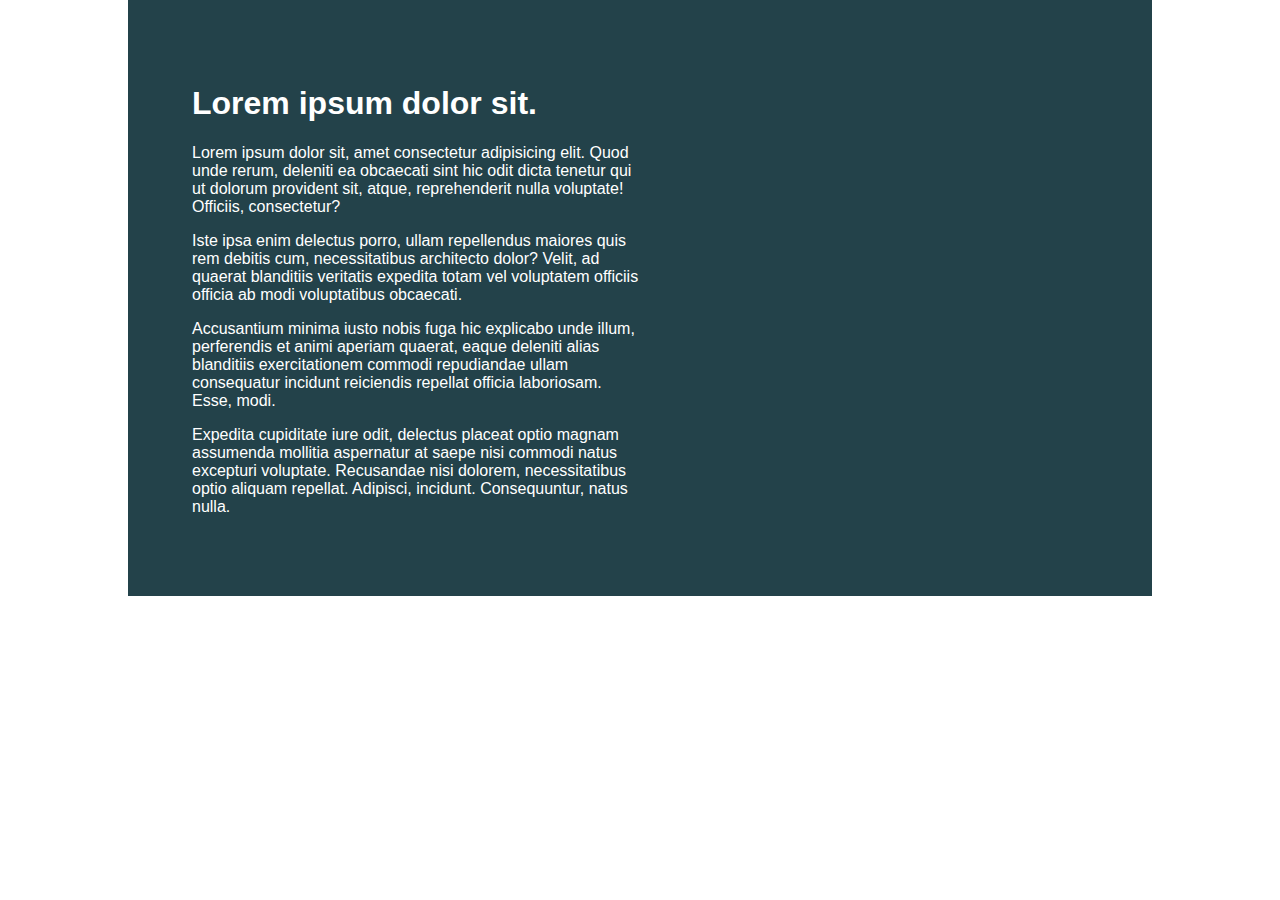
<file: challenge01/index.html>
<!DOCTYPE html>
<html lang="en">

<head>
    <meta charset="UTF-8">
    <meta name="viewport" content="width=device-width, initial-scale=1.0">
    <title>Day 01</title>

    <link rel="stylesheet" href="style.css">
</head>

<body>
    <div class="container">
        <div class="intro-content">
            <h1>Lorem ipsum dolor sit.</h1>
            <p>Lorem ipsum dolor sit, amet consectetur adipisicing elit. Quod unde rerum, deleniti ea obcaecati sint hic
                odit dicta tenetur qui ut dolorum provident sit, atque, reprehenderit nulla voluptate! Officiis,
                consectetur?</p>
            <p>Iste ipsa enim delectus porro, ullam repellendus maiores quis rem debitis cum, necessitatibus architecto
                dolor? Velit, ad quaerat blanditiis veritatis expedita totam vel voluptatem officiis officia ab modi
                voluptatibus obcaecati.</p>
            <p>Accusantium minima iusto nobis fuga hic explicabo unde illum, perferendis et animi aperiam quaerat, eaque
                deleniti alias blanditiis exercitationem commodi repudiandae ullam consequatur incidunt reiciendis
                repellat officia laboriosam. Esse, modi.</p>
            <p>Expedita cupiditate iure odit, delectus placeat optio magnam assumenda mollitia aspernatur at saepe nisi
                commodi natus excepturi voluptate. Recusandae nisi dolorem, necessitatibus optio aliquam repellat.
                Adipisci, incidunt. Consequuntur, natus nulla.</p>
        </div>
    </div>
</body>

</html>
</file>
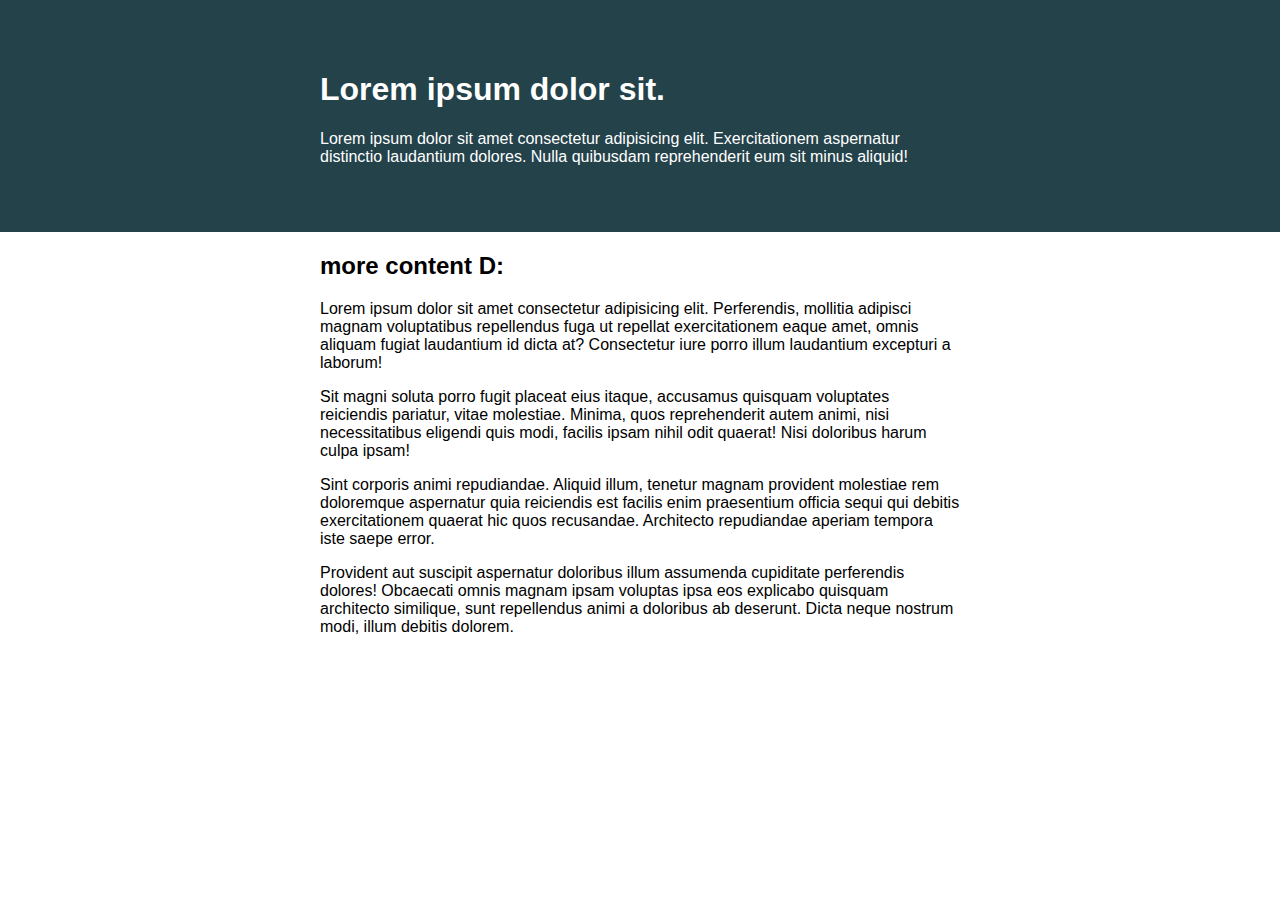
<file: challenge02/index.html>
<!DOCTYPE html>
<html lang="en">
<head> 
    <meta charset="UTF-8">
    <meta name="viewport" content="width=device-width, initial-scale=1.0">
    <title>Day 01</title>
 
    <link rel="stylesheet" href="style.css">
</head>
<body>

    <div class="container">
        <div class="intro-content">
            <h1>Lorem ipsum dolor sit.</h1>
            <p>Lorem ipsum dolor sit amet consectetur adipisicing elit. Exercitationem aspernatur distinctio laudantium dolores. Nulla quibusdam reprehenderit eum sit minus aliquid!</p>
        </div>
        
    </div>
    <div class="more-content">
        <h2>more content D:</h2>
        <p>Lorem ipsum dolor sit amet consectetur adipisicing elit. Perferendis, mollitia adipisci magnam voluptatibus repellendus fuga ut repellat exercitationem eaque amet, omnis aliquam fugiat laudantium id dicta at? Consectetur iure porro illum laudantium excepturi a laborum!</p>
        <p>Sit magni soluta porro fugit placeat eius itaque, accusamus quisquam voluptates reiciendis pariatur, vitae molestiae. Minima, quos reprehenderit autem animi, nisi necessitatibus eligendi quis modi, facilis ipsam nihil odit quaerat! Nisi doloribus harum culpa ipsam!</p>
        <p>Sint corporis animi repudiandae. Aliquid illum, tenetur magnam provident molestiae rem doloremque aspernatur quia reiciendis est facilis enim praesentium officia sequi qui debitis exercitationem quaerat hic quos recusandae. Architecto repudiandae aperiam tempora iste saepe error.</p>
        <p>Provident aut suscipit aspernatur doloribus illum assumenda cupiditate perferendis dolores! Obcaecati omnis magnam ipsam voluptas ipsa eos explicabo quisquam architecto similique, sunt repellendus animi a doloribus ab deserunt. Dicta neque nostrum modi, illum debitis dolorem.</p>
    
    </div>

</body>
</html>
</file>
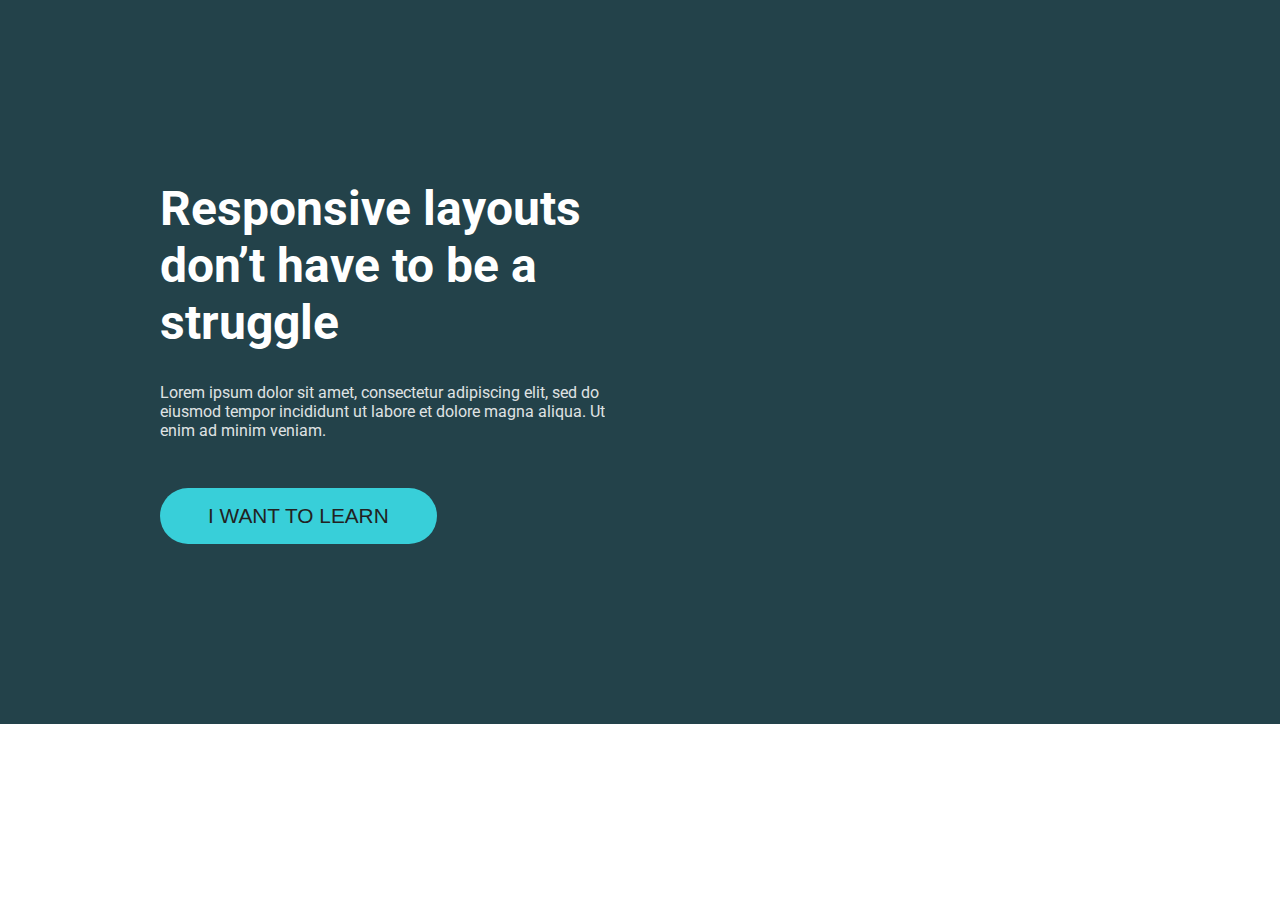
<file: challenge03/index.html>
<!DOCTYPE html>
<html lang="en">
<head> 
    <meta charset="UTF-8">
    <meta name="viewport" content="width=device-width, initial-scale=1.0">
    <title>Challenge 03</title>
    <link rel="stylesheet" href="style.css">
</head>
<body>

    <div class="container">
        <div class="intro-content">
            <h1>Responsive layouts don’t have to be a struggle</h1>
            <p>Lorem ipsum dolor sit amet, consectetur adipiscing elit, sed do eiusmod tempor incididunt ut labore et dolore magna aliqua. Ut enim ad minim veniam.</p>
            <button>I WANT TO LEARN</button>
        </div>
        
    </div>
   

</body>
</html>
</file>
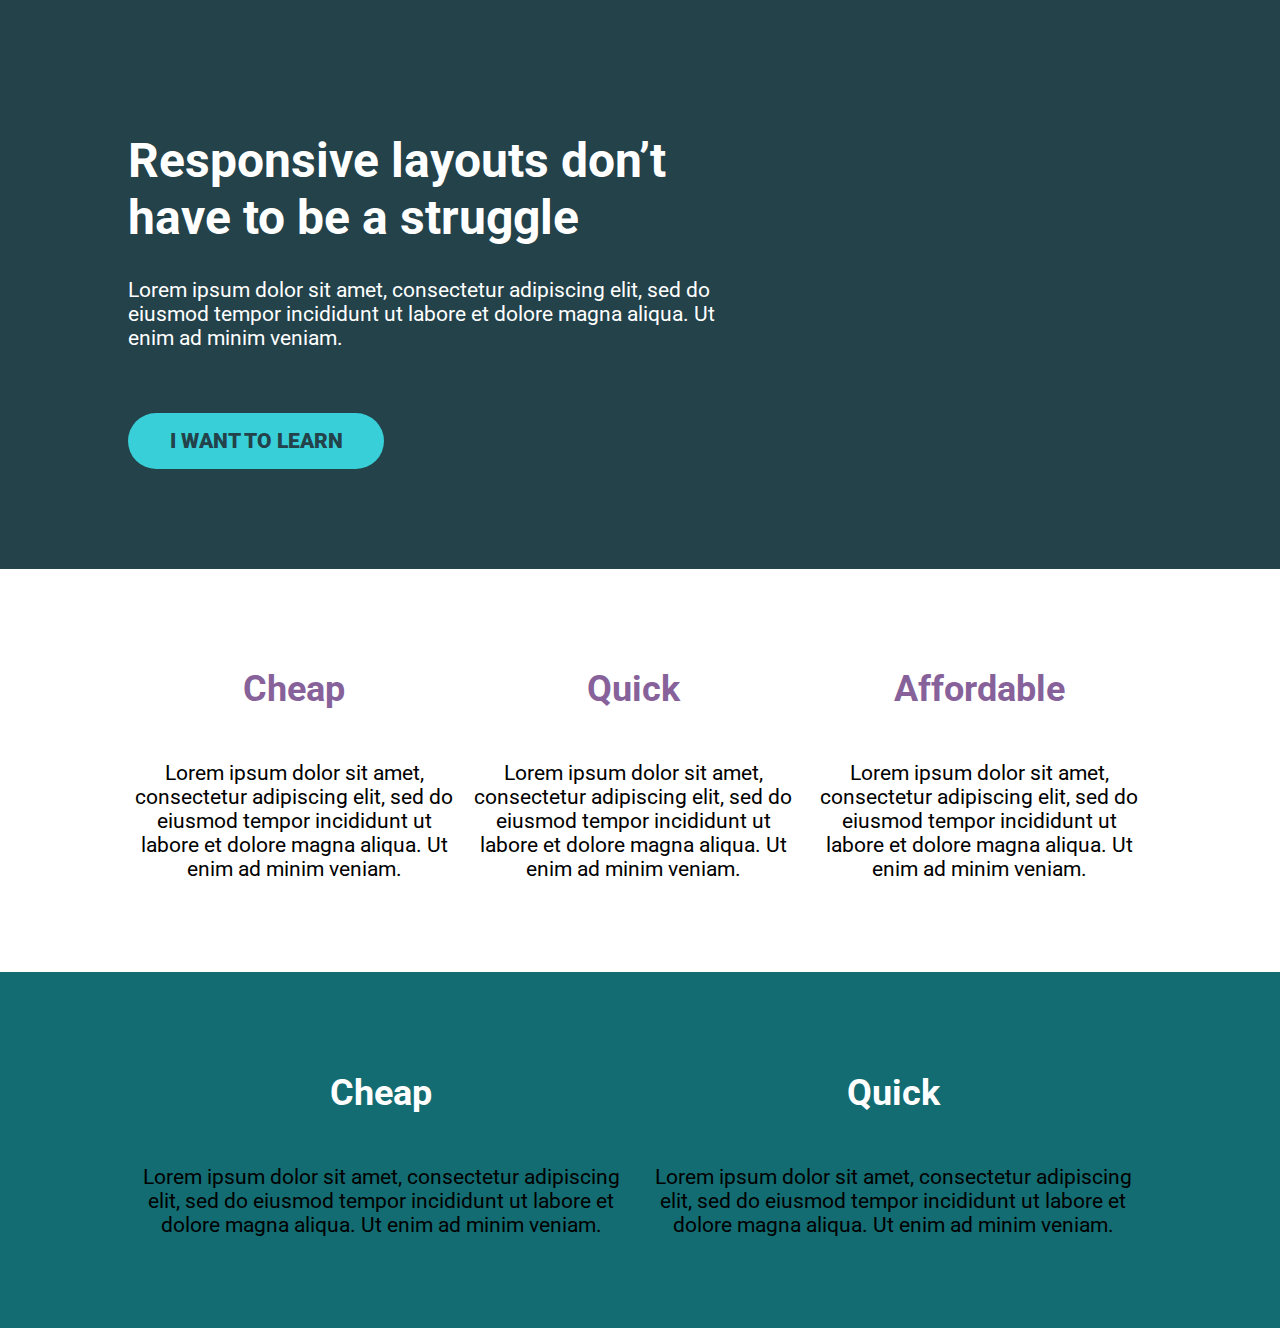
<file: challenge04/index.html>
<!DOCTYPE html>
<html lang="en">
  <head>
    <meta charset="UTF-8" />
    <meta name="viewport" content="width=device-width, initial-scale=1.0" />
    <title>Challenge time!</title>
    <link
      href="https://fonts.googleapis.com/css2?family=Roboto:wght@400;900&display=swap"
      rel="stylesheet"
    />
    <link rel="stylesheet" href="style.css" />
  </head>
  <body>
    <div class="hero">
      <div class="container">
        <div class="hero__text">
          <h1>Responsive layouts don’t have to be a struggle</h1>
          <p>
            Lorem ipsum dolor sit amet, consectetur adipiscing elit, sed do
            eiusmod tempor incididunt ut labore et dolore magna aliqua. Ut enim
            ad minim veniam.
          </p>
          <a href="#" class="btn">I want to learn</a>
        </div>
      </div>
    </div>
    <div class="container second-part">
      <div class="row ">
        <div class="col">
          <h2>Cheap</h2>
          <p>
            Lorem ipsum dolor sit amet, consectetur adipiscing elit, sed do
            eiusmod tempor incididunt ut labore et dolore magna aliqua. Ut enim
            ad minim veniam.
          </p>
        </div>
        <div class="col">
          <h2>Quick</h2>
          <p>
            Lorem ipsum dolor sit amet, consectetur adipiscing elit, sed do
            eiusmod tempor incididunt ut labore et dolore magna aliqua. Ut enim
            ad minim veniam.
          </p>
        </div>
        <div class="col">
          <h2>Affordable</h2>
          <p>
            Lorem ipsum dolor sit amet, consectetur adipiscing elit, sed do
            eiusmod tempor incididunt ut labore et dolore magna aliqua. Ut enim
            ad minim veniam.
          </p>
        </div>
      </div>
    </div>
<div class="third-part ">
    <div class="container row">
      <div class="col">
        <h2>Cheap</h2>
        <p>
          Lorem ipsum dolor sit amet, consectetur adipiscing elit, sed do
          eiusmod tempor incididunt ut labore et dolore magna aliqua. Ut enim ad
          minim veniam.
        </p>
      </div>
      <div class="col">
        <h2>Quick</h2>
        <p>
          Lorem ipsum dolor sit amet, consectetur adipiscing elit, sed do
          eiusmod tempor incididunt ut labore et dolore magna aliqua. Ut enim ad
          minim veniam.
        </p>
      </div>
    </div>
</div>
  </body>
</html>
</file>
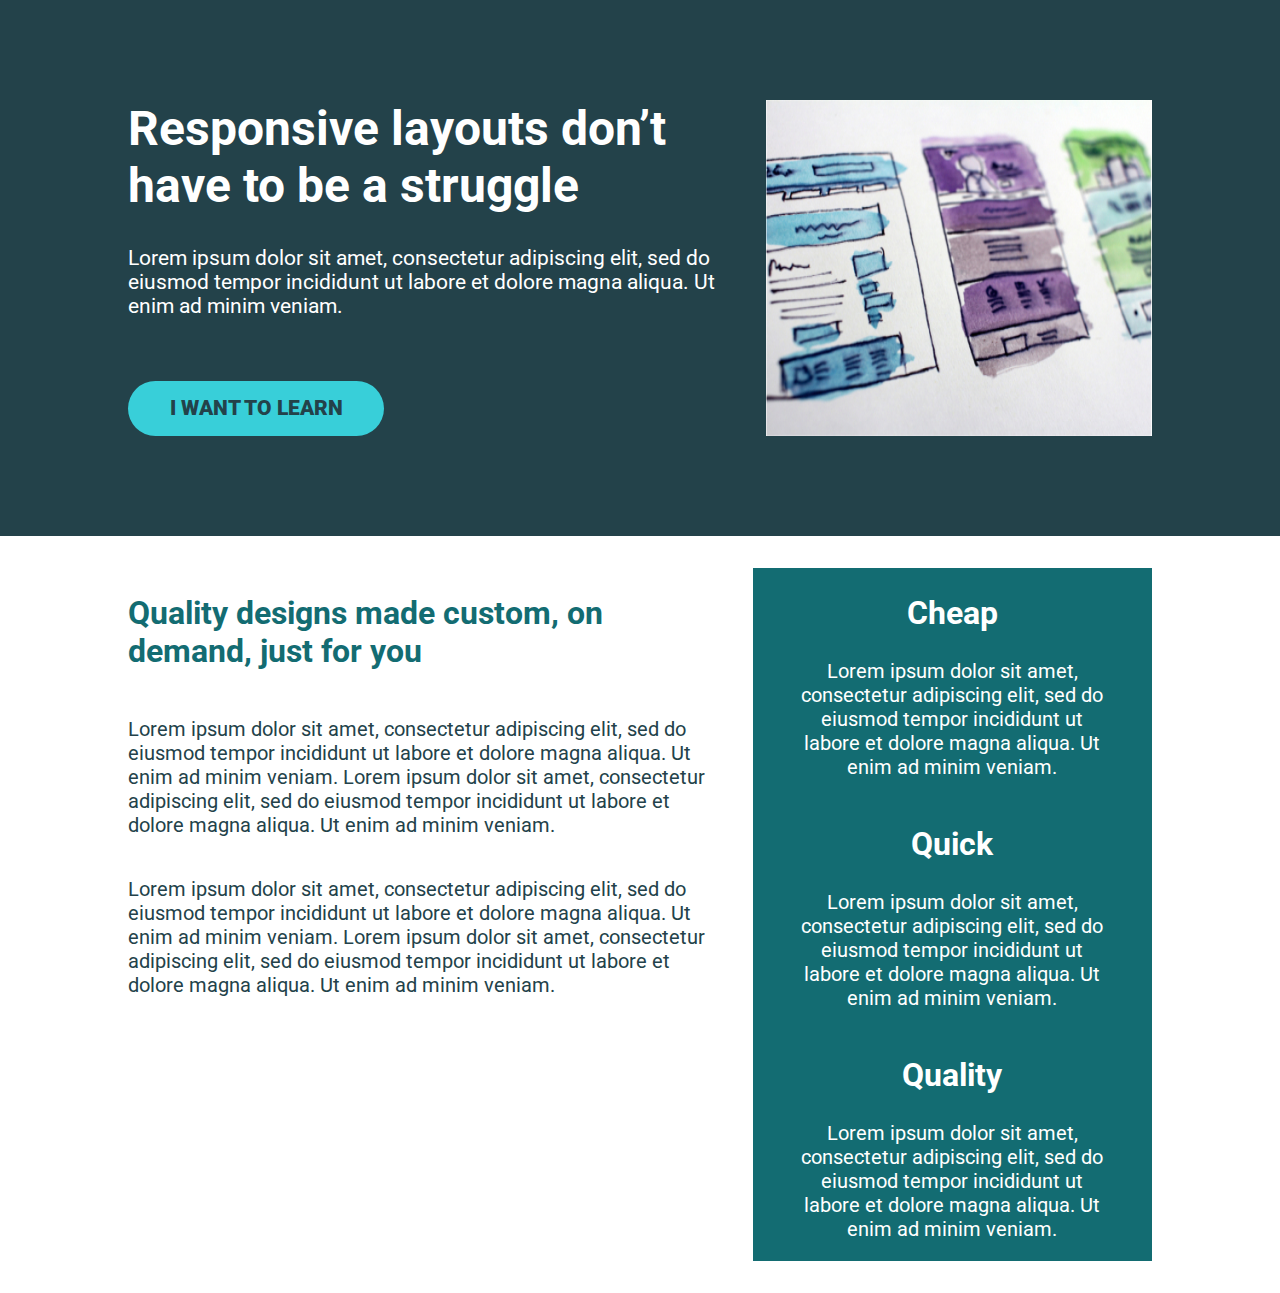
<file: challenge05/index.html>
<!DOCTYPE html>
<html lang="en">
  <head>
    <meta charset="UTF-8" />
    <meta name="viewport" content="width=device-width, initial-scale=1.0" />
    <title>Conquering Rsponsive Layouts</title>
    <link
      href="https://fonts.googleapis.com/css2?family=Roboto:wght@400;900&display=swap"
      rel="stylesheet"
    />
    <link rel="stylesheet" href="style.css" />
  </head>
  <body>
    <div class="hero">
      <div class="container row">
        <div class="hero__text">
          <h1>Responsive layouts don’t have to be a struggle</h1>
          <p>
            Lorem ipsum dolor sit amet, consectetur adipiscing elit, sed do
            eiusmod tempor incididunt ut labore et dolore magna aliqua. Ut enim
            ad minim veniam.
          </p>
          <a href="#" class="btn">I want to learn</a>
        </div>
        <img src="./img/hero-img.jpg" />
      </div>
    </div>
    <div class="container row second-part">
      <div class="col">
        <h2>Quality designs made custom, on demand, just for you</h2>
        <p>
          Lorem ipsum dolor sit amet, consectetur adipiscing elit, sed do
          eiusmod tempor incididunt ut labore et dolore magna aliqua. Ut enim ad
          minim veniam. Lorem ipsum dolor sit amet, consectetur adipiscing elit,
          sed do eiusmod tempor incididunt ut labore et dolore magna aliqua. Ut
          enim ad minim veniam. 
        </p>
        <p>Lorem ipsum dolor sit amet, consectetur
            adipiscing elit, sed do eiusmod tempor incididunt ut labore et dolore
            magna aliqua. Ut enim ad minim veniam. Lorem ipsum dolor sit amet,
            consectetur adipiscing elit, sed do eiusmod tempor incididunt ut
            labore et dolore magna aliqua. Ut enim ad minim veniam.</p>
      </div>
      <div class="col">
        <div>
          <h2>Cheap</h2>
          <p>
            Lorem ipsum dolor sit amet, consectetur adipiscing elit, sed do
            eiusmod tempor incididunt ut labore et dolore magna aliqua. Ut enim
            ad minim veniam.
          </p>
        </div>
        <div>
          <h2>Quick</h2>
          <p>
            Lorem ipsum dolor sit amet, consectetur adipiscing elit, sed do
            eiusmod tempor incididunt ut labore et dolore magna aliqua. Ut enim
            ad minim veniam.
          </p>
        </div>
        <div>
          <h2>Quality</h2>
          <p>
            Lorem ipsum dolor sit amet, consectetur adipiscing elit, sed do
            eiusmod tempor incididunt ut labore et dolore magna aliqua. Ut enim
            ad minim veniam.
          </p>
        </div>
      </div>
    </div>
  </body>
</html>
</file>
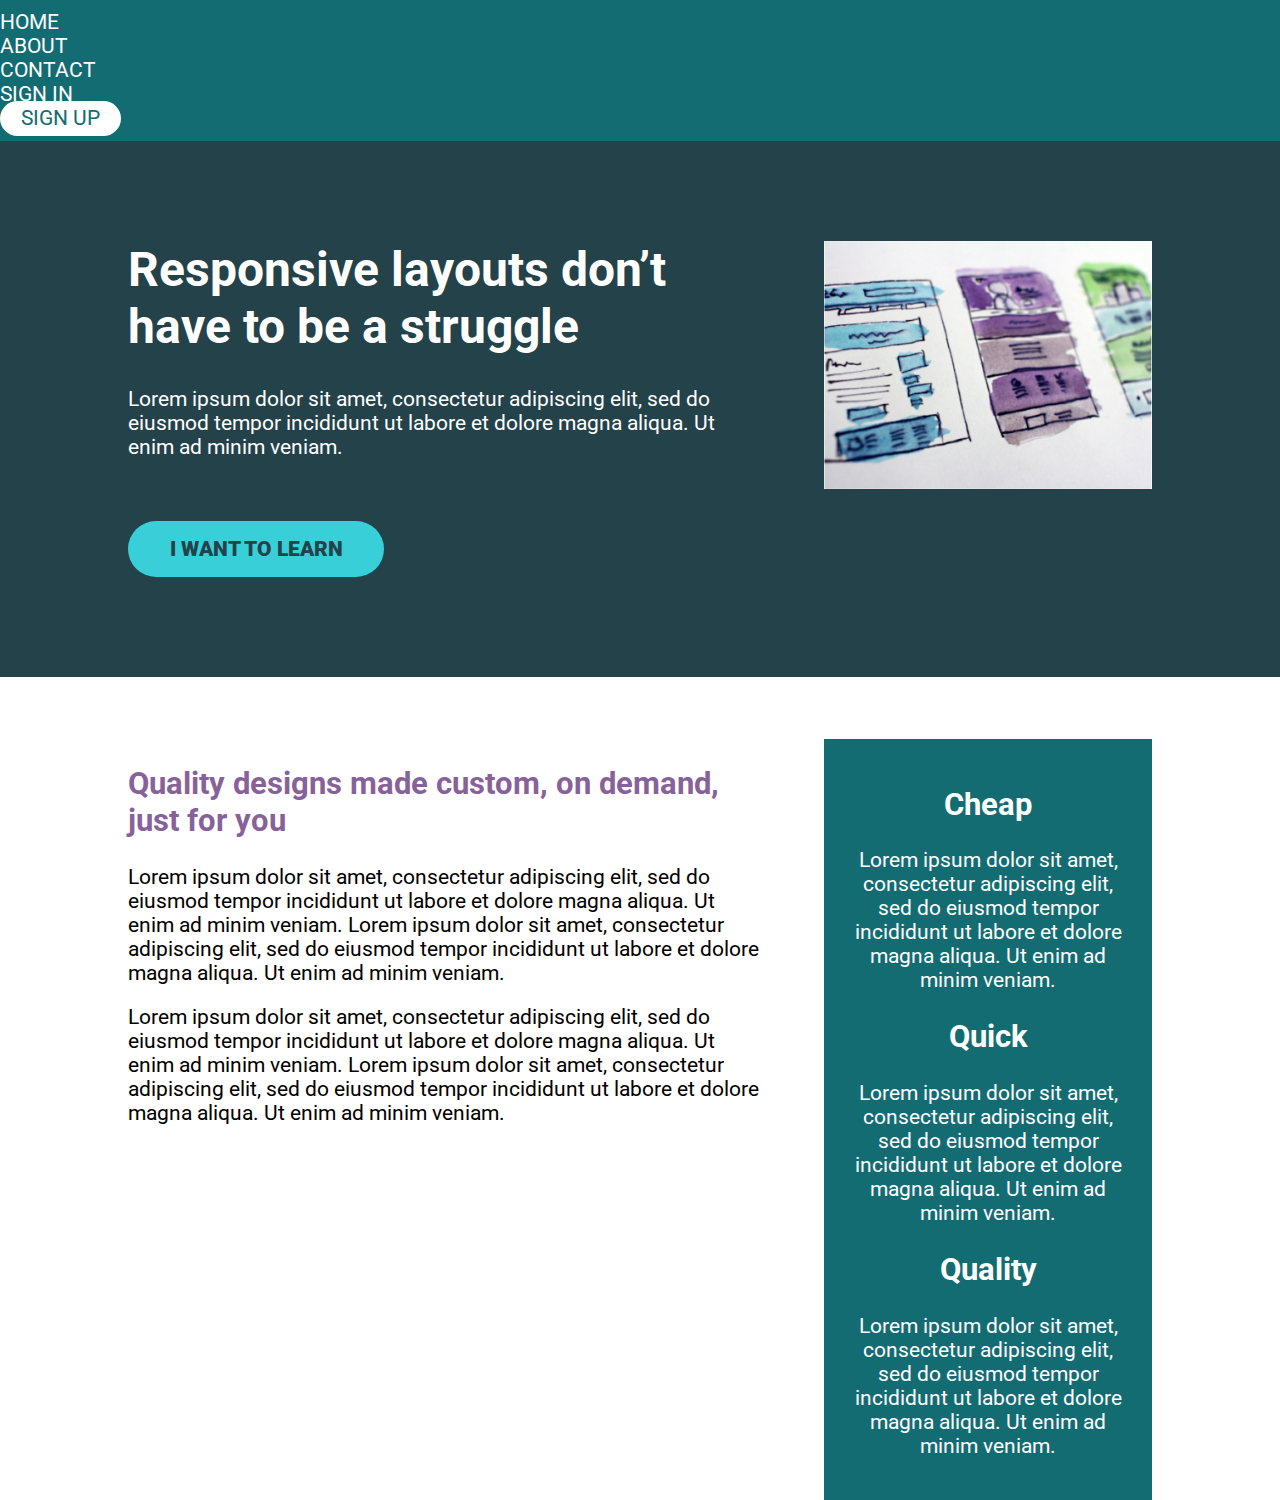
<file: challenge06/index.html>
<!DOCTYPE html>
<html lang="en">
<head>
    <meta charset="UTF-8">
    <meta name="viewport" content="width=device-width, initial-scale=1.0">
    <title>Conquering Responsive Layouts</title>
    <link href="https://fonts.googleapis.com/css2?family=Roboto:wght@400;900&display=swap" rel="stylesheet"> 
    <link rel="stylesheet" href="style.css">
</head>
<body>
    <header>
        <nav class="nav">
            <ul class="nav__list">
                <li class="nav__item"><a href="#" class="nav__link">Home</a></li>
                <li class="nav__item"><a href="#" class="nav__link">About</a></li>
                <li class="nav__item"><a href="#" class="nav__link">Contact</a></li>
                <li class="nav__item"><a href="#" class="nav__link">Sign In</a></li>
                <li class="nav__item"><a href="#" class="nav__link nav__link--button">Sign up</a></li>
            </ul>
        </nav>
    </header>

    <section class="hero">
        <div class="container row">
            <div class="hero__text">
                <h1>Responsive layouts don’t have to be a struggle</h1>
                <p>Lorem ipsum dolor sit amet, consectetur adipiscing elit, sed do eiusmod tempor incididunt ut labore et dolore magna aliqua. Ut enim ad minim veniam.</p>
                <a href="#" class="btn">I want to learn</a>
            </div>
            <img src="img/hero-img.jpg" alt="UX design sketches" class="hero__img">
        </div>
    </section> 

    <main class="main container row">
            <section class="primary-content">
                <h2 class="section-title">Quality designs made custom, on demand, just for you</h2>
                <p>Lorem ipsum dolor sit amet, consectetur adipiscing elit, sed do eiusmod tempor incididunt ut labore et dolore magna aliqua. Ut enim ad minim veniam. Lorem ipsum dolor sit amet, consectetur adipiscing elit, sed do eiusmod tempor incididunt ut labore et dolore magna aliqua. Ut enim ad minim veniam.</p>
                <p>Lorem ipsum dolor sit amet, consectetur adipiscing elit, sed do eiusmod tempor incididunt ut labore et dolore magna aliqua. Ut enim ad minim veniam. Lorem ipsum dolor sit amet, consectetur adipiscing elit, sed do eiusmod tempor incididunt ut labore et dolore magna aliqua. Ut enim ad minim veniam.</p>
            </section>
            <aside class="sidebar">
                <h2 class="sidebar-title">Cheap</h2>
                <p>Lorem ipsum dolor sit amet, consectetur adipiscing elit, sed do eiusmod tempor incididunt ut labore et dolore magna aliqua. Ut enim ad minim veniam.</p>

                <h2 class="sidebar-title">Quick</h2>
                <p>Lorem ipsum dolor sit amet, consectetur adipiscing elit, sed do eiusmod tempor incididunt ut labore et dolore magna aliqua. Ut enim ad minim veniam.</p>

                <h2 class="sidebar-title">Quality</h2>
                <p>Lorem ipsum dolor sit amet, consectetur adipiscing elit, sed do eiusmod tempor incididunt ut labore et dolore magna aliqua. Ut enim ad minim veniam.</p>
            </aside>
    </main>

    

</body>
</html>
</file>
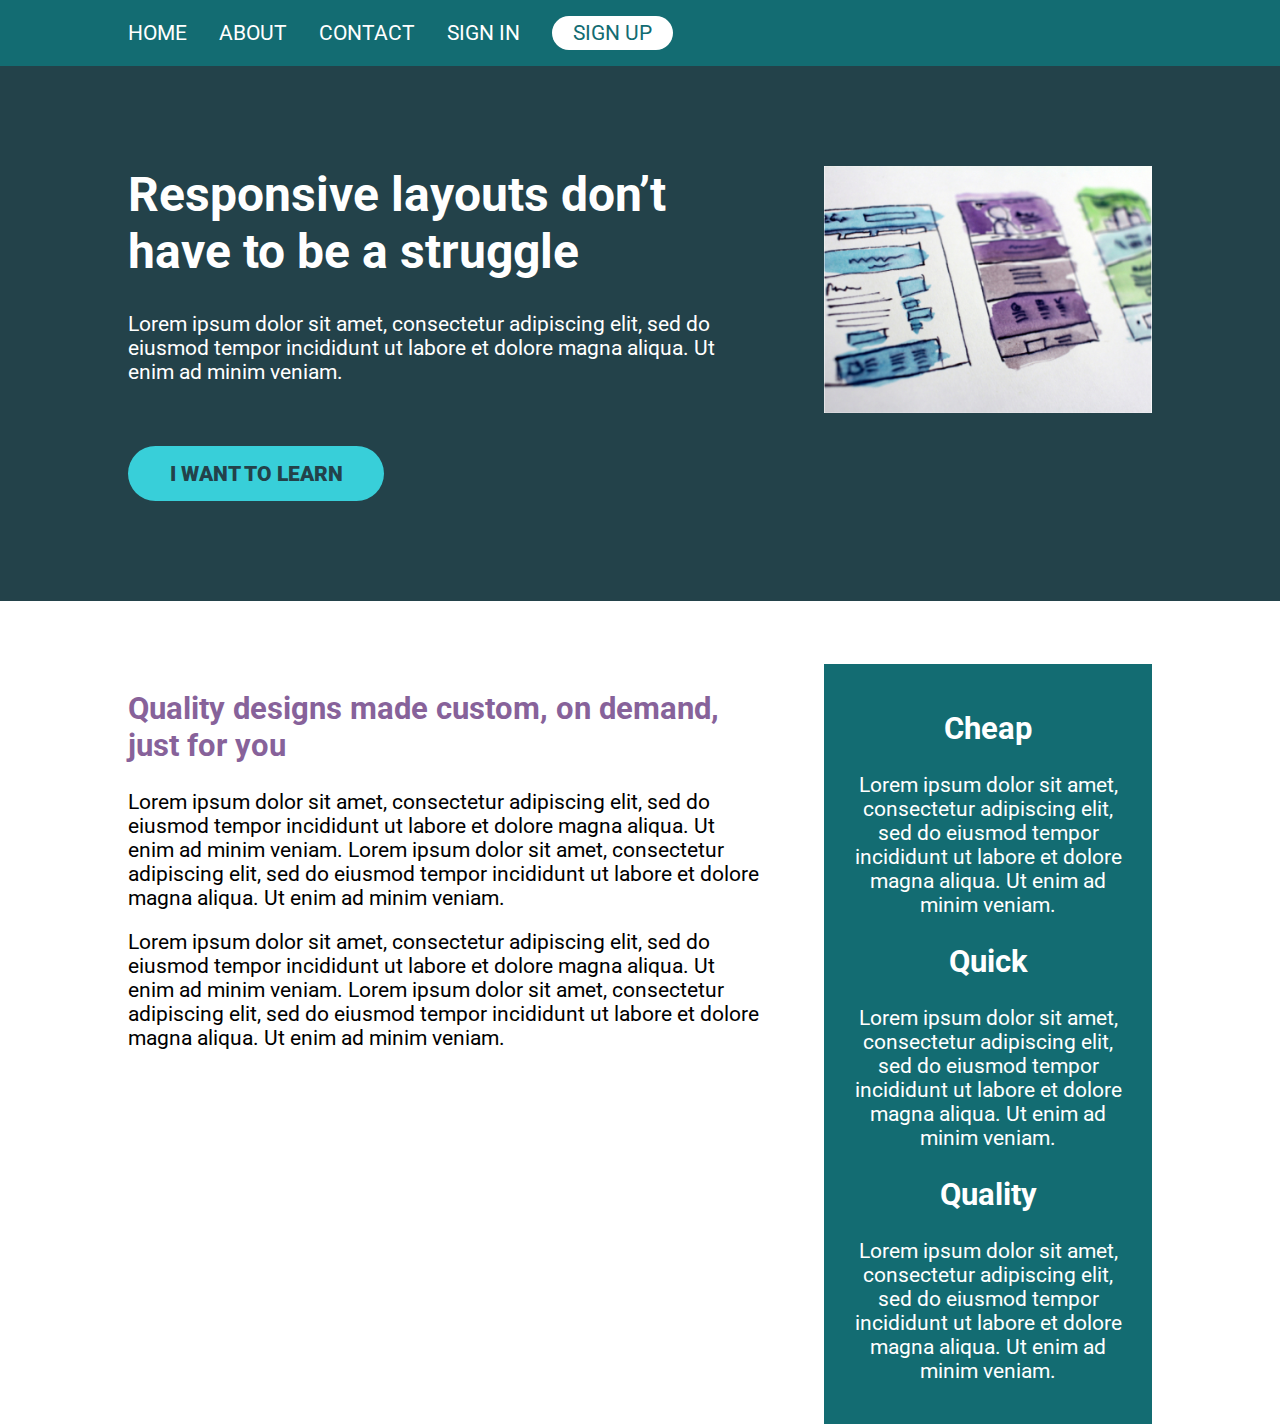
<file: challenge07/index.html>
<!DOCTYPE html>
<html lang="en">
<head>
    <meta charset="UTF-8">
    <meta name="viewport" content="width=device-width, initial-scale=1.0">
    <title>Conquering Responsive Layouts</title>
    <link href="https://fonts.googleapis.com/css2?family=Roboto:wght@400;900&display=swap" rel="stylesheet"> 
    <link rel="stylesheet" href="style.css">
</head>
<body>
    <header>
        <div class="container">
        <nav class="nav">
            <ul class="nav__list">
                <li class="nav__item"><a href="#" class="nav__link">Home</a></li>
                <li class="nav__item"><a href="#" class="nav__link">About</a></li>
                <li class="nav__item"><a href="#" class="nav__link">Contact</a></li>
                <li class="nav__item"><a href="#" class="nav__link">Sign In</a></li>
                <li class="nav__item"><a href="#" class="nav__link nav__link--button">Sign up</a></li>
            </ul>
        </nav>
    </div>
    </header>

    <section class="hero">
        <div class="container row">
            <div class="hero__text">
                <h1>Responsive layouts don’t have to be a struggle</h1>
                <p>Lorem ipsum dolor sit amet, consectetur adipiscing elit, sed do eiusmod tempor incididunt ut labore et dolore magna aliqua. Ut enim ad minim veniam.</p>
                <a href="#" class="btn">I want to learn</a>
            </div>
            <img src="img/hero-img.jpg" alt="UX design sketches" class="hero__img">
        </div>
    </section> 

    <main class="main container row">
            <section class="primary-content">
                <h2 class="section-title">Quality designs made custom, on demand, just for you</h2>
                <p>Lorem ipsum dolor sit amet, consectetur adipiscing elit, sed do eiusmod tempor incididunt ut labore et dolore magna aliqua. Ut enim ad minim veniam. Lorem ipsum dolor sit amet, consectetur adipiscing elit, sed do eiusmod tempor incididunt ut labore et dolore magna aliqua. Ut enim ad minim veniam.</p>
                <p>Lorem ipsum dolor sit amet, consectetur adipiscing elit, sed do eiusmod tempor incididunt ut labore et dolore magna aliqua. Ut enim ad minim veniam. Lorem ipsum dolor sit amet, consectetur adipiscing elit, sed do eiusmod tempor incididunt ut labore et dolore magna aliqua. Ut enim ad minim veniam.</p>
            </section>
            <aside class="sidebar">
                <h2 class="sidebar-title">Cheap</h2>
                <p>Lorem ipsum dolor sit amet, consectetur adipiscing elit, sed do eiusmod tempor incididunt ut labore et dolore magna aliqua. Ut enim ad minim veniam.</p>

                <h2 class="sidebar-title">Quick</h2>
                <p>Lorem ipsum dolor sit amet, consectetur adipiscing elit, sed do eiusmod tempor incididunt ut labore et dolore magna aliqua. Ut enim ad minim veniam.</p>

                <h2 class="sidebar-title">Quality</h2>
                <p>Lorem ipsum dolor sit amet, consectetur adipiscing elit, sed do eiusmod tempor incididunt ut labore et dolore magna aliqua. Ut enim ad minim veniam.</p>
            </aside>
    </main>

    

</body>
</html>
</file>
<file: challenge01/style.css>
/* INSTRUCTIONS
 *
 * 1) Limit the total width of
 *    the .intro-conent to about half
 *    of it's parent
 *
 * 2) Stop the text from overflowing
 *    out the bottom at small screen
 *    widths
 *
 * You may modify the HTML if needed
 *
 */

* {
  box-sizing: border-box;
}

body {
  margin: 0;
  font-family: sans-serif;
}

.container {
  background: #23424a;
  color: white;

  width: 80%;
  margin: 0 auto;

  padding: 4em;
}
.intro-content{
  width:50%
}
</file>
<file: challenge02/style.css>
/* INSTRUCTIONS
 *
 * 1) Keep the text inside .intro-content
 *    in the same place, but have the background
 *    extend from one side of the viewport
 *    to the other, no matter how wide or narrow
 *    the browser is.
 *
 * 2) Limit the maximum width of the text in the
 *    bottom area.
 *
 * You may modify the HTML if needed
 * (you probably should for this challenge)
 *
 */

* {
  box-sizing: border-box;
}

body {
  margin: 0;
  font-family: sans-serif;
}

.container {
  width: 100%;
  background: #23424a;
  color: white;
  padding: 50px 0;
}

.intro-content , .more-content {
  width: 50%;
  max-width:750px;
  margin: 0 auto;
  
}
</file>
<file: challenge03/style.css>
@import url('https://fonts.googleapis.com/css2?family=Roboto+Mono&family=Roboto:ital,wght@0,100;0,300;0,400;0,500;0,700;0,900;1,100;1,300;1,400;1,500;1,700;1,900&display=swap');
* {
  box-sizing: border-box;
}

body {
  margin: 0;
  font-family: "Roboto", sans-serif;
}

.container {
  width: 100%;
  background: #23424a;
  color: white;
  padding: 9.25rem 10rem;
}

.intro-content{
  width: 50%;
  max-width:750px;
}
.intro-content h1{
  font-size:3rem;
}
.intro-content p{
  font-size: 1rem;
  font-weight:400;
  opacity:0.85;
}
.intro-content button{
  padding: 1rem 3rem;
  color:#222;
  background-color:#38CFD9;
  font-size:1.3rem;
  border-radius:2rem;
  border:transparent;
  margin:2rem 0;
}
</file>
<file: challenge04/style.css>
/* 
////// For this challenge ///////

- You will have to modify the HTML

- You can add new classes in the HTML
  if you need to

// Requirements
1. The headings in the first row must be
   a different color
2. The two .col at the bottom must go next
   to one another
3. The section at the bottom should have
   a dark background color and a different
   color of text
4. I've removed the "gap" that I created,
   so you'll have to add it back in

   */

*, *::before, *::after {
    box-sizing: border-box;
}

body {
    margin: 0;
    font-family: 'Roboto', sans-serif;
    font-size: 1.3rem;
}

h1 {
    font-size: 3rem;
}

.container {
    width: 80%;
    max-width: 1100px;
    margin: 0 auto;
}

.row {
    display: flex;
    justify-content: center;
    align-items: center;
}

.col {
    /* these are now flex items */
    display:flex;
    flex-direction: column;
    width: 100%;
    text-align:center;
}
.hero {
    padding: 100px 0;
    background-color: #23424A;
    color: #FFF;
}

.hero__text {
    width: 60%;
}

.hero p {
    margin-bottom: 3em;
}

.btn {
    display: inline-block;
    text-decoration: none;
    text-transform: uppercase; 
    color: #23424A;
    font-weight: 900;
    background-color: #38CFD9;
    padding: .75em 2em;
    border-radius: 100px;
}

.btn:hover,
.btn:focus {
    opacity: .75; 
}
h2{
    font-size:2.25rem;
}
.second-part{
    padding: 70px 0;
}
.second-part h2{
    color:#87629A;
    
    
}
.third-part{
    background-color: #136C72;
    padding: 70px 0;
}
.third-part h2{
    color:#ffffff;
    
}
.col + .col{
    padding:0 10px;
}
p{
    font-size:21px; 
}
</file>
<file: challenge05/style.css>
/* 
////// For this challenge ///////

- All text is in the text.md file

// Requirements
1. Refer to the design specs for the
   overall layout 
2. The image should line up with
   the sidebar in the section
   below

*/

*, *::before, *::after {
    box-sizing: border-box;
}

body {
    margin: 0;
    font-family: 'Roboto', sans-serif;
    font-size: 1.3rem;
}

img {
    max-width: 100%;
}

h1 {
    font-size: 3rem;
    margin-top: 0;
}

.container {
    width: 80%;
    max-width: 1100px;
    margin: 0 auto;
}

.row {
    /* display: flex => flex container */
    display: flex;
    justify-content: space-between;
    
    /* can't use yet */
    /* gap: 100px; */
}

.col {
    display: flex;
    flex-direction: column;
}

.col + .col {
    margin-left: 30px;
}

.hero {
    padding: 100px 0;
    background-color: #23424A;
    color: #FFF;
}

.hero__text { 
    width: 62%;
}

.hero__img {
    width: 32%;
    align-self: flex-start;
}

.hero p {
    margin-bottom: 3em;
}

.btn {
    display: inline-block;
    text-decoration: none;
    text-transform: uppercase; 
    color: #23424A;
    font-weight: 900;
    background-color: #38CFD9;
    padding: .75em 2em;
    border-radius: 100px;
}

.btn:hover,
.btn:focus {
    opacity: .75; 
}
.second-part{
    padding: 2rem 0;
}
.col:nth-child(1n){
    width:60%;
}
.col:nth-child(2n){
    width:40%;
    background-color: #136C72;
    align-itens:center;
    text-align: center;
    padding:0 3rem;
}
.col:nth-child(1n) h2{
    color:#136C72;
}
.col:nth-child(1n) p{
    color: #23424A;
}
.col:nth-child(2n) h2, .col:nth-child(2n) p{
    color: #fff;
}
.col h2{
    font-size:2rem;
}
.col p{
    font-size:1.25rem;
}
</file>
<file: challenge06/style.css>
/* 
////// For this challenge ///////

- All text is in the text.md file

// Requirements
   1. Get all the navigation items next to one another
   2. Add a space between all the items
*/

*, *::before, *::after {
    box-sizing: border-box;
}

body {
    margin: 0;
    font-family: 'Roboto', sans-serif;
    font-size: 1.3rem;
}

img {
    max-width: 100%;
}

h1 {
    font-size: 3rem;
    margin-top: 0;
}

.section-title {
    color: #87629A;
}

.btn {
    display: inline-block;
    text-decoration: none;
    text-transform: uppercase; 
    color: #23424A;
    font-weight: 900;
    background-color: #38CFD9;
    padding: .75em 2em;
    border-radius: 100px;
}

.btn:hover,
.btn:focus {
    opacity: .75; 
}

.container {
    width: 80%;
    max-width: 1100px;
    margin: 0 auto;
}

.row {
    display: flex;
    justify-content: space-between;
}

.col {
    /* these are now flex items */
    width: 100%;
}

.col + .col {
    margin-left: 30px;
}


header {
    background: #136c72;
    padding: .5em 0;
}

.nav__list {
    margin: 0;
    padding: 0;
    list-style: none;
}

.nav__link {
    color: #fff;
    text-decoration: none;
    text-transform: uppercase;;
}

.nav__link--button {
    background: #fff;
    color: #136c72;
    padding: .25em 1em;
    border-radius: 10em;
}

.nav__link:hover {
    opacity: .75;
}


.hero {
    padding: 100px 0;
    background-color: #23424A;
    color: #FFF;
}

.hero__text { 
    width: 62%;
}

.hero__img {
    width: 32%;
    align-self: flex-start;
}

.hero p {
    margin-bottom: 3em;
}

.main {
    margin-top: 3em;
}

.primary-content {
    width: 62%;
}

.sidebar {
    width: 32%;
    padding: 1em;
    text-align: center;
    color: #fff;
    background-color: #136c72;
}
</file>
<file: challenge07/style.css>
/* 
////// For this challenge ///////

- All text is in the text.md file

// Requirements
   1. Get all the navigation items next to one another
   2. Add a space between all the items
*/

*, *::before, *::after {
    box-sizing: border-box;
}

body {
    margin: 0;
    font-family: 'Roboto', sans-serif;
    font-size: 1.3rem;
}

img {
    max-width: 100%;
}

h1 {
    font-size: 3rem;
    margin-top: 0;
}

.section-title {
    color: #87629A;
}

.btn {
    display: inline-block;
    text-decoration: none;
    text-transform: uppercase; 
    color: #23424A;
    font-weight: 900;
    background-color: #38CFD9;
    padding: .75em 2em;
    border-radius: 100px;
}

.btn:hover,
.btn:focus {
    opacity: .75; 
}

.container {
    width: 80%;
    max-width: 1100px;
    margin: 0 auto;
}

.row {
    display: flex;
    justify-content: space-between;
}

.col {
    /* these are now flex items */
    width: 100%;
}

.col + .col {
    margin-left: 30px;
}


header {
    background: #136c72;
    width: 100%;
    padding: 1em 0;
}
nav{
    width: 100%;
}
.nav__list {
    width: 100%;
    display:flex;
    margin: 0;
    padding: 0;
    list-style: none;
    
}
.nav__item + .nav__item{
    margin-left:2rem;
}

.nav__link {
    color: #fff;
    text-decoration: none;
    text-transform: uppercase;;
}

.nav__link--button {
    background: #fff;
    color: #136c72;
    padding: .25em 1em;
    border-radius: 10em;
}

.nav__link:hover {
    opacity: .75;
}


.hero {
    padding: 100px 0;
    background-color: #23424A;
    color: #FFF;
}

.hero__text { 
    width: 62%;
}

.hero__img {
    width: 32%;
    align-self: flex-start;
}

.hero p {
    margin-bottom: 3em;
}

.main {
    margin-top: 3em;
}

.primary-content {
    width: 62%;
}

.sidebar {
    width: 32%;
    padding: 1em;
    text-align: center;
    color: #fff;
    background-color: #136c72;
}
</file>
